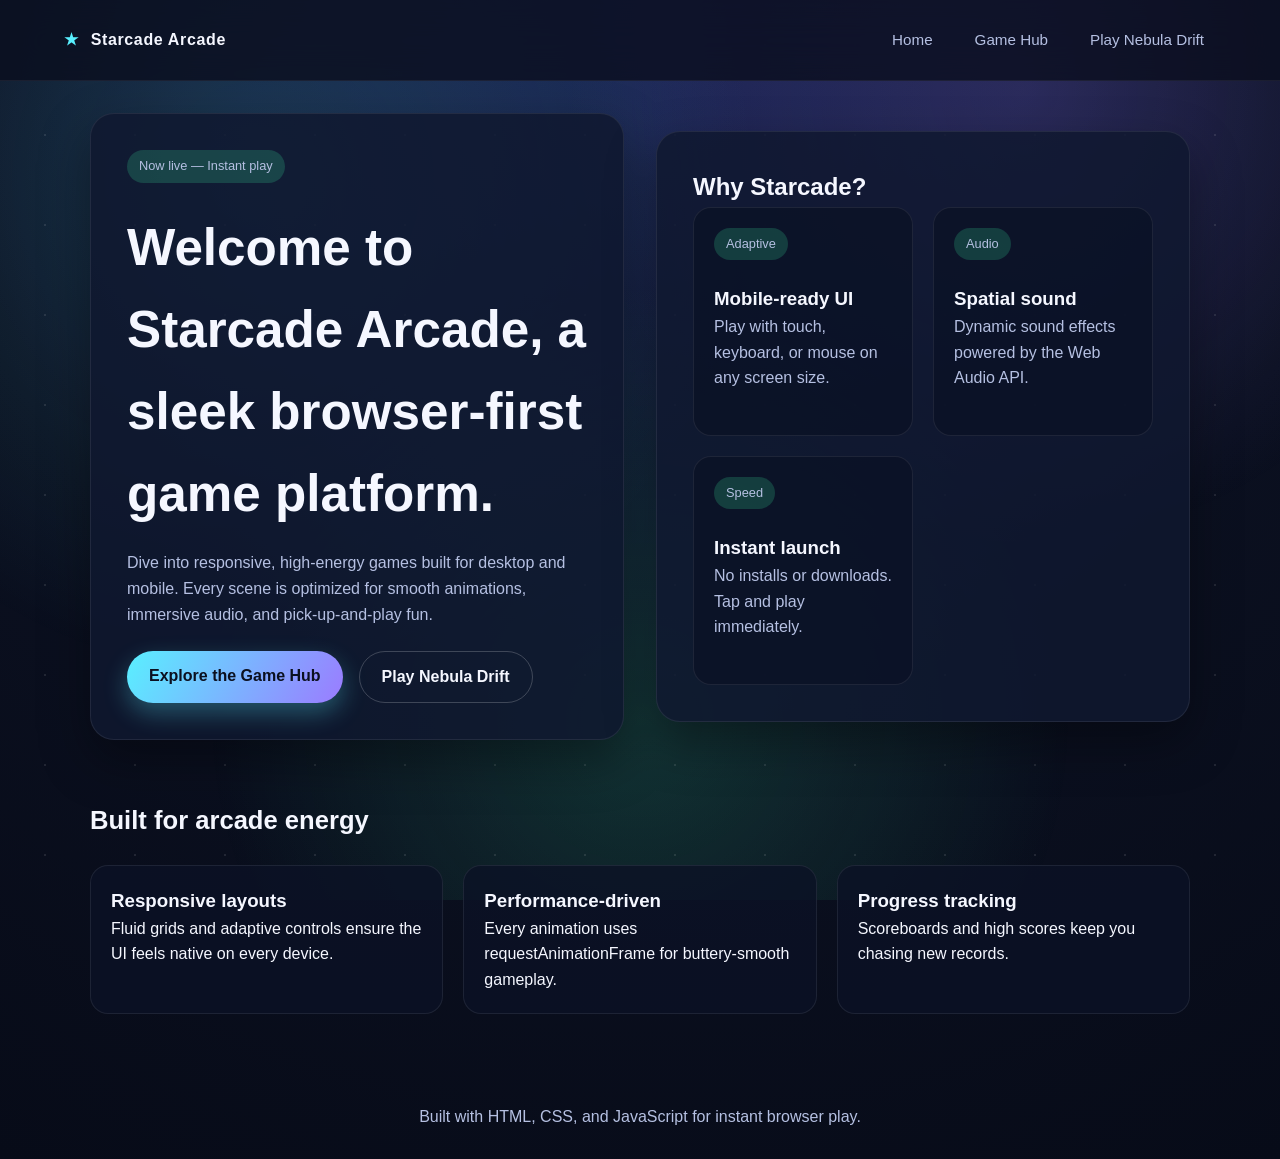
<file: index.html>
<!DOCTYPE html>
<html lang="en">
<head>
  <meta charset="UTF-8" />
  <meta name="viewport" content="width=device-width, initial-scale=1.0" />
  <title>Starcade Arcade | Home</title>
  <link rel="stylesheet" href="styles.css" />
</head>
<body>
  <div class="starfield" aria-hidden="true"></div>
  <header>
    <nav class="navbar">
      <a class="logo" href="index.html">
        <span>★</span>
        Starcade Arcade
      </a>
      <div class="nav-links">
        <a href="index.html">Home</a>
        <a href="hub.html">Game Hub</a>
        <a href="game.html">Play Nebula Drift</a>
      </div>
    </nav>
  </header>

  <main>
    <section class="hero">
      <div class="hero-card">
        <p class="badge">Now live — Instant play</p>
        <h1>Welcome to Starcade Arcade, a sleek browser-first game platform.</h1>
        <p>
          Dive into responsive, high-energy games built for desktop and mobile. Every scene is optimized for smooth
          animations, immersive audio, and pick-up-and-play fun.
        </p>
        <div class="button-group">
          <a class="button" href="hub.html">Explore the Game Hub</a>
          <a class="button secondary" href="game.html">Play Nebula Drift</a>
        </div>
      </div>
      <div class="hero-card">
        <h2>Why Starcade?</h2>
        <div class="feature-grid">
          <div class="feature">
            <p class="badge">Adaptive</p>
            <h3>Mobile-ready UI</h3>
            <p>Play with touch, keyboard, or mouse on any screen size.</p>
          </div>
          <div class="feature">
            <p class="badge">Audio</p>
            <h3>Spatial sound</h3>
            <p>Dynamic sound effects powered by the Web Audio API.</p>
          </div>
          <div class="feature">
            <p class="badge">Speed</p>
            <h3>Instant launch</h3>
            <p>No installs or downloads. Tap and play immediately.</p>
          </div>
        </div>
      </div>
    </section>

    <section class="section">
      <h2>Built for arcade energy</h2>
      <div class="feature-grid">
        <div class="feature">
          <h3>Responsive layouts</h3>
          <p>Fluid grids and adaptive controls ensure the UI feels native on every device.</p>
        </div>
        <div class="feature">
          <h3>Performance-driven</h3>
          <p>Every animation uses requestAnimationFrame for buttery-smooth gameplay.</p>
        </div>
        <div class="feature">
          <h3>Progress tracking</h3>
          <p>Scoreboards and high scores keep you chasing new records.</p>
        </div>
      </div>
    </section>
  </main>

  <footer>
    Built with HTML, CSS, and JavaScript for instant browser play.
  </footer>
</body>
</html>
</file>
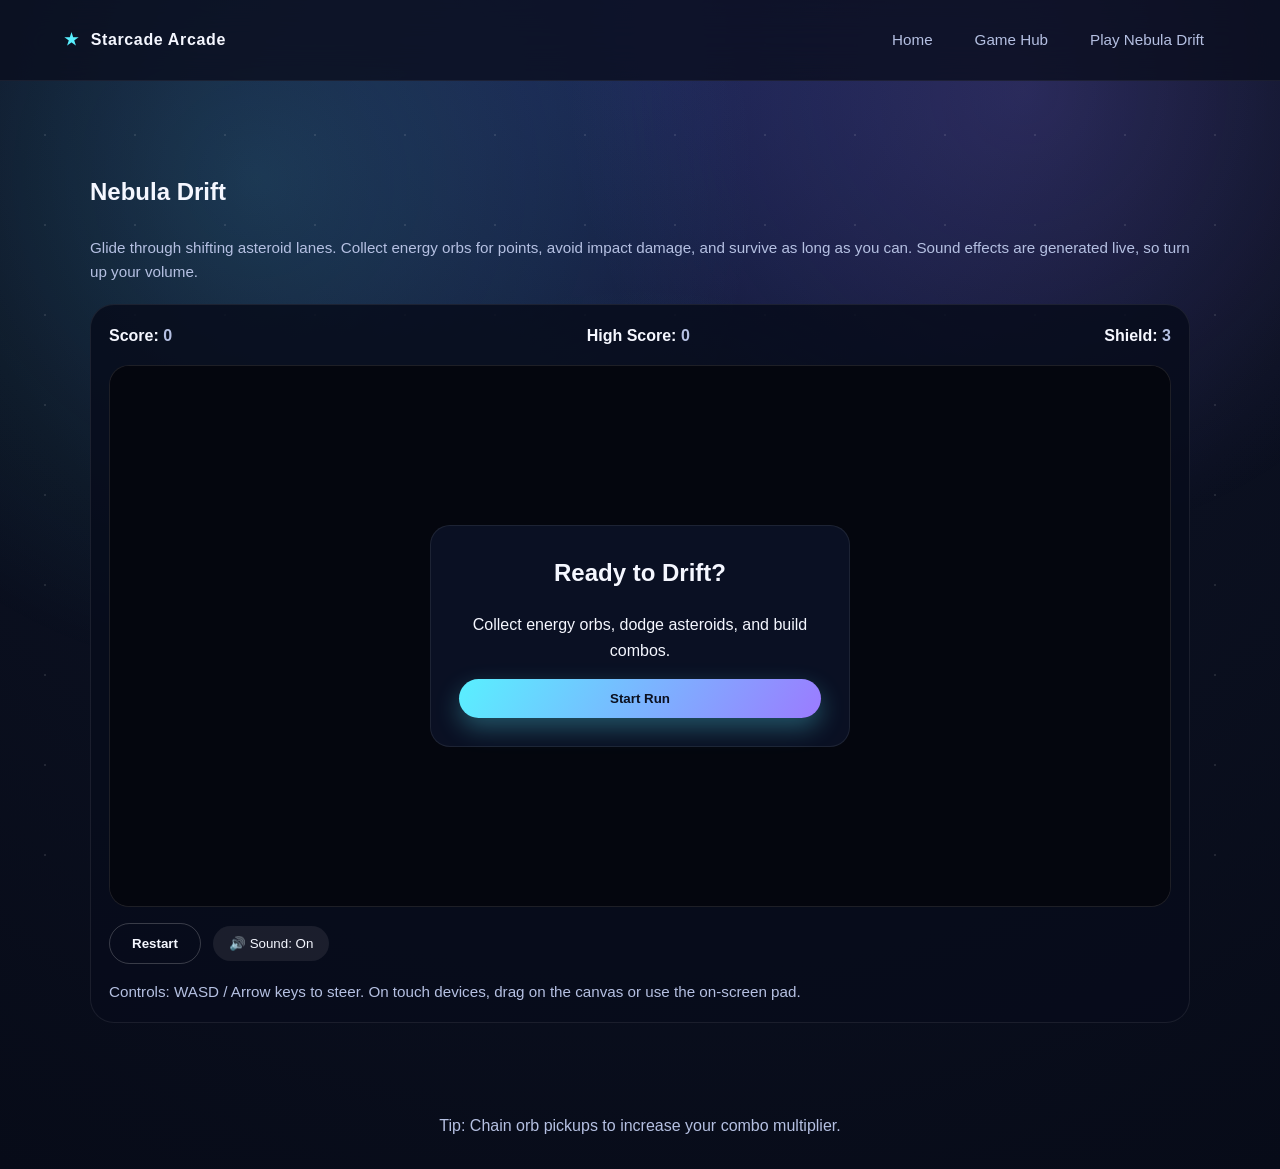
<file: game.html>
<!DOCTYPE html>
<html lang="en">
<head>
  <meta charset="UTF-8" />
  <meta name="viewport" content="width=device-width, initial-scale=1.0" />
  <title>Starcade Arcade | Nebula Drift</title>
  <link rel="stylesheet" href="styles.css" />
</head>
<body>
  <div class="starfield" aria-hidden="true"></div>
  <header>
    <nav class="navbar">
      <a class="logo" href="index.html">
        <span>★</span>
        Starcade Arcade
      </a>
      <div class="nav-links">
        <a href="index.html">Home</a>
        <a href="hub.html">Game Hub</a>
        <a href="game.html">Play Nebula Drift</a>
      </div>
    </nav>
  </header>

  <main>
    <section class="section">
      <h1>Nebula Drift</h1>
      <p class="instructions">
        Glide through shifting asteroid lanes. Collect energy orbs for points, avoid impact damage, and survive as long
        as you can. Sound effects are generated live, so turn up your volume.
      </p>
    </section>

    <section class="game-wrapper">
      <div class="game-panel">
        <div class="hud">
          <div>Score: <span id="score">0</span></div>
          <div>High Score: <span id="highScore">0</span></div>
          <div>Shield: <span id="shield">3</span></div>
        </div>
        <div class="canvas-shell">
          <canvas id="gameCanvas" width="960" height="540"></canvas>
          <div class="overlay active" id="overlay">
            <div class="overlay-card">
              <h2 id="overlayTitle">Ready to Drift?</h2>
              <p id="overlayMessage">Collect energy orbs, dodge asteroids, and build combos.</p>
              <button class="button" id="startButton">Start Run</button>
            </div>
          </div>
        </div>
        <div class="control-panel">
          <button class="button secondary" id="restartButton" type="button">Restart</button>
          <button class="toggle" id="soundToggle" type="button" aria-pressed="true">
            🔊 Sound: On
          </button>
        </div>
        <div class="mobile-controls" aria-label="Touch controls">
          <button type="button" data-dir="up">▲</button>
          <button type="button" data-dir="left">◀</button>
          <button type="button" data-dir="down">▼</button>
          <button type="button" data-dir="right">▶</button>
        </div>
        <p class="instructions">
          Controls: WASD / Arrow keys to steer. On touch devices, drag on the canvas or use the on-screen pad.
        </p>
      </div>
    </section>
  </main>

  <footer>
    Tip: Chain orb pickups to increase your combo multiplier.
  </footer>

  <script src="game.js"></script>
</body>
</html>
</file>
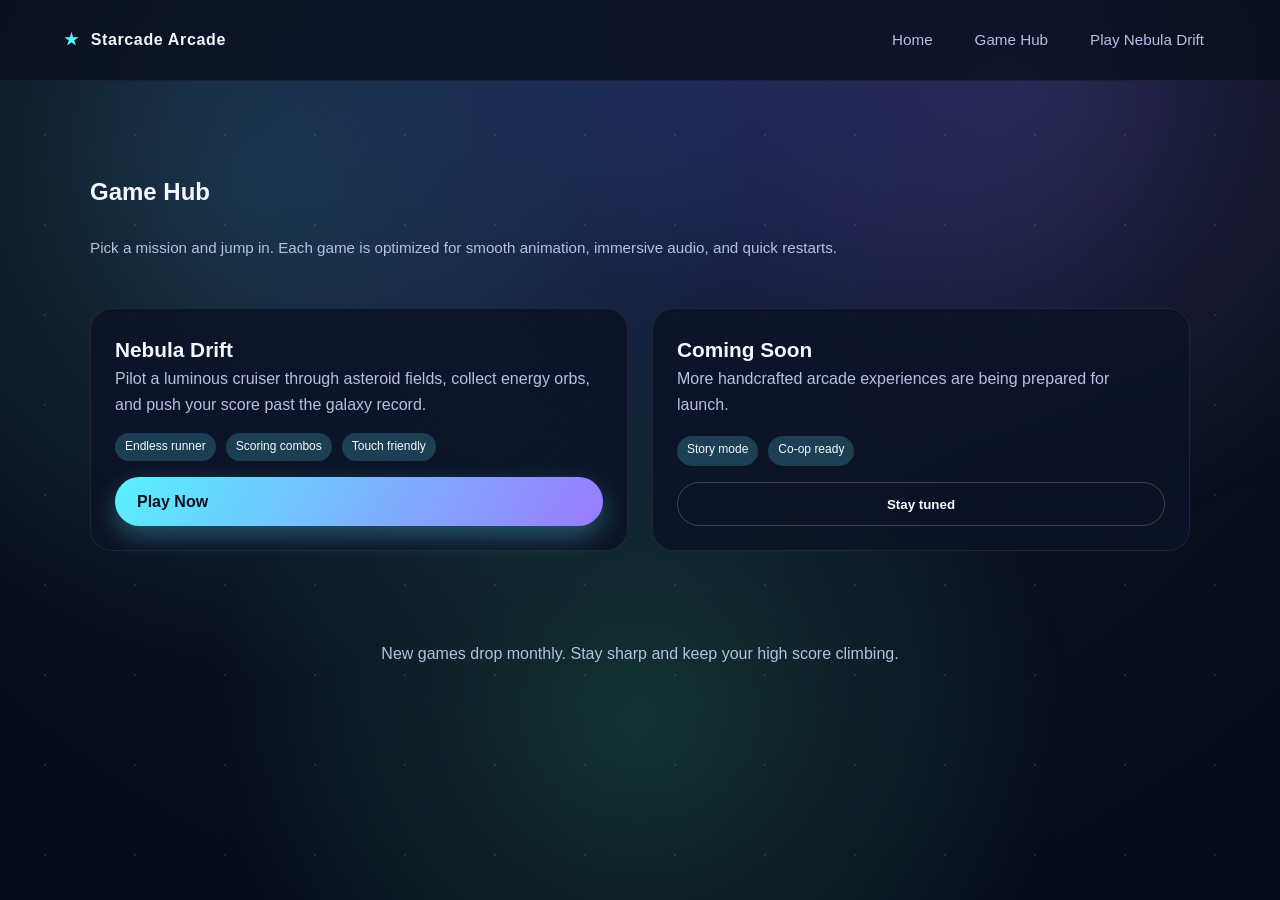
<file: hub.html>
<!DOCTYPE html>
<html lang="en">
<head>
  <meta charset="UTF-8" />
  <meta name="viewport" content="width=device-width, initial-scale=1.0" />
  <title>Starcade Arcade | Game Hub</title>
  <link rel="stylesheet" href="styles.css" />
</head>
<body>
  <div class="starfield" aria-hidden="true"></div>
  <header>
    <nav class="navbar">
      <a class="logo" href="index.html">
        <span>★</span>
        Starcade Arcade
      </a>
      <div class="nav-links">
        <a href="index.html">Home</a>
        <a href="hub.html">Game Hub</a>
        <a href="game.html">Play Nebula Drift</a>
      </div>
    </nav>
  </header>

  <main>
    <section class="section">
      <h1>Game Hub</h1>
      <p class="instructions">
        Pick a mission and jump in. Each game is optimized for smooth animation, immersive audio, and quick restarts.
      </p>
      <div class="hub-grid">
        <article class="game-card">
          <div>
            <h3>Nebula Drift</h3>
            <p>
              Pilot a luminous cruiser through asteroid fields, collect energy orbs, and push your score past the
              galaxy record.
            </p>
          </div>
          <div class="game-meta">
            <span class="tag">Endless runner</span>
            <span class="tag">Scoring combos</span>
            <span class="tag">Touch friendly</span>
          </div>
          <a class="button" href="game.html">Play Now</a>
        </article>
        <article class="game-card">
          <div>
            <h3>Coming Soon</h3>
            <p>More handcrafted arcade experiences are being prepared for launch.</p>
          </div>
          <div class="game-meta">
            <span class="tag">Story mode</span>
            <span class="tag">Co-op ready</span>
          </div>
          <button class="button secondary" type="button" disabled>Stay tuned</button>
        </article>
      </div>
    </section>
  </main>

  <footer>
    New games drop monthly. Stay sharp and keep your high score climbing.
  </footer>
</body>
</html>
</file>
<file: styles.css>
:root {
  color-scheme: dark;
  --bg: #0b1020;
  --bg-alt: #111833;
  --panel: rgba(16, 24, 48, 0.85);
  --accent: #59f0ff;
  --accent-2: #9b7bff;
  --text: #f5f7ff;
  --muted: #b5c0e2;
  --success: #3fffa8;
  --danger: #ff6b6b;
  font-family: "Inter", "Segoe UI", sans-serif;
}

* {
  box-sizing: border-box;
  margin: 0;
  padding: 0;
}

body {
  min-height: 100vh;
  background: radial-gradient(circle at top, #1b2555, #0b1020 55%, #070b18 100%);
  color: var(--text);
  line-height: 1.6;
}

body::before {
  content: "";
  position: fixed;
  inset: 0;
  background: radial-gradient(circle at 20% 20%, rgba(89, 240, 255, 0.15), transparent 40%),
    radial-gradient(circle at 80% 10%, rgba(155, 123, 255, 0.18), transparent 35%),
    radial-gradient(circle at 50% 80%, rgba(63, 255, 168, 0.15), transparent 45%);
  z-index: -2;
}

.starfield {
  position: fixed;
  inset: 0;
  background-image: radial-gradient(#ffffff55 1px, transparent 1px);
  background-size: 90px 90px;
  animation: drift 60s linear infinite;
  opacity: 0.3;
  z-index: -1;
}

@keyframes drift {
  from {
    transform: translateY(0);
  }
  to {
    transform: translateY(90px);
  }
}

main {
  padding: 32px 20px 60px;
}

a {
  color: inherit;
  text-decoration: none;
}

header {
  position: sticky;
  top: 0;
  z-index: 10;
  backdrop-filter: blur(18px);
  background: rgba(10, 14, 30, 0.8);
  border-bottom: 1px solid rgba(255, 255, 255, 0.06);
}

.navbar {
  display: flex;
  align-items: center;
  justify-content: space-between;
  padding: 20px clamp(20px, 5vw, 64px);
  gap: 20px;
}

.logo {
  display: flex;
  align-items: center;
  gap: 12px;
  font-weight: 700;
  letter-spacing: 0.04em;
}

.logo span {
  color: var(--accent);
}

.nav-links {
  display: flex;
  gap: 18px;
  font-size: 0.95rem;
}

.nav-links a {
  padding: 8px 12px;
  border-radius: 999px;
  color: var(--muted);
  transition: all 0.3s ease;
}

.nav-links a:hover,
.nav-links a:focus {
  background: rgba(89, 240, 255, 0.15);
  color: var(--text);
}

.hero {
  max-width: 1100px;
  margin: 0 auto;
  display: grid;
  grid-template-columns: repeat(auto-fit, minmax(260px, 1fr));
  gap: 32px;
  align-items: center;
}

.hero-card {
  padding: 36px;
  background: var(--panel);
  border-radius: 24px;
  border: 1px solid rgba(255, 255, 255, 0.08);
  box-shadow: 0 20px 50px rgba(0, 0, 0, 0.35);
}

.hero h1 {
  font-size: clamp(2rem, 4vw, 3.2rem);
  margin-bottom: 16px;
}

.hero p {
  color: var(--muted);
  margin-bottom: 24px;
}

.button-group {
  display: flex;
  gap: 16px;
  flex-wrap: wrap;
}

.button {
  padding: 12px 22px;
  border-radius: 999px;
  background: linear-gradient(120deg, var(--accent), var(--accent-2));
  color: #0b1020;
  font-weight: 600;
  border: none;
  cursor: pointer;
  transition: transform 0.2s ease, box-shadow 0.2s ease;
  box-shadow: 0 10px 25px rgba(89, 240, 255, 0.3);
}

.button.secondary {
  background: transparent;
  border: 1px solid rgba(255, 255, 255, 0.2);
  color: var(--text);
  box-shadow: none;
}

.button:hover {
  transform: translateY(-2px) scale(1.01);
  box-shadow: 0 14px 28px rgba(89, 240, 255, 0.4);
}

.section {
  max-width: 1100px;
  margin: 60px auto 0;
  display: grid;
  gap: 24px;
}

.section h2 {
  font-size: 1.6rem;
}

.feature-grid {
  display: grid;
  grid-template-columns: repeat(auto-fit, minmax(220px, 1fr));
  gap: 20px;
}

.feature {
  background: rgba(12, 18, 38, 0.8);
  border: 1px solid rgba(255, 255, 255, 0.08);
  padding: 20px;
  border-radius: 18px;
  transition: transform 0.2s ease;
}

.feature:hover {
  transform: translateY(-4px);
}

.badge {
  display: inline-flex;
  align-items: center;
  padding: 6px 12px;
  border-radius: 999px;
  background: rgba(63, 255, 168, 0.18);
  color: var(--success);
  font-size: 0.8rem;
  margin-bottom: 10px;
}

.hub-grid {
  display: grid;
  grid-template-columns: repeat(auto-fit, minmax(260px, 1fr));
  gap: 24px;
  margin-top: 24px;
}

.game-card {
  padding: 24px;
  border-radius: 22px;
  background: rgba(12, 18, 38, 0.85);
  border: 1px solid rgba(255, 255, 255, 0.08);
  display: grid;
  gap: 16px;
}

.game-card h3 {
  font-size: 1.3rem;
}

.game-card p {
  color: var(--muted);
}

.game-meta {
  display: flex;
  gap: 10px;
  flex-wrap: wrap;
}

.tag {
  padding: 4px 10px;
  background: rgba(89, 240, 255, 0.2);
  border-radius: 999px;
  font-size: 0.75rem;
}

.game-wrapper {
  max-width: 1100px;
  margin: 20px auto 0;
  display: grid;
  gap: 20px;
}

.game-panel {
  background: rgba(8, 12, 28, 0.85);
  border: 1px solid rgba(255, 255, 255, 0.08);
  border-radius: 24px;
  padding: 18px;
  display: grid;
  gap: 16px;
}

.canvas-shell {
  position: relative;
  border-radius: 20px;
  overflow: hidden;
  border: 1px solid rgba(255, 255, 255, 0.1);
  background: #05060d;
}

#gameCanvas {
  width: 100%;
  height: 60vh;
  min-height: 360px;
  display: block;
}

.hud {
  display: flex;
  justify-content: space-between;
  flex-wrap: wrap;
  gap: 10px;
  font-weight: 600;
}

.hud span {
  color: var(--muted);
}

.control-panel {
  display: flex;
  flex-wrap: wrap;
  gap: 12px;
  align-items: center;
}

.toggle {
  display: inline-flex;
  align-items: center;
  gap: 8px;
  padding: 10px 16px;
  border-radius: 999px;
  background: rgba(255, 255, 255, 0.08);
  border: none;
  color: var(--text);
  cursor: pointer;
}

.overlay {
  position: absolute;
  inset: 0;
  background: rgba(4, 6, 15, 0.75);
  display: grid;
  place-items: center;
  text-align: center;
  padding: 20px;
  opacity: 0;
  pointer-events: none;
  transition: opacity 0.3s ease;
}

.overlay.active {
  opacity: 1;
  pointer-events: all;
}

.overlay-card {
  background: rgba(12, 18, 38, 0.9);
  border-radius: 20px;
  padding: 28px;
  border: 1px solid rgba(255, 255, 255, 0.08);
  display: grid;
  gap: 16px;
  max-width: 420px;
}

.overlay h2 {
  margin-bottom: 4px;
}

.mobile-controls {
  display: none;
  gap: 12px;
  justify-content: center;
}

.mobile-controls button {
  width: 54px;
  height: 54px;
  border-radius: 16px;
  border: 1px solid rgba(255, 255, 255, 0.15);
  background: rgba(255, 255, 255, 0.08);
  color: var(--text);
  font-size: 1.1rem;
}

.instructions {
  color: var(--muted);
  font-size: 0.95rem;
}

footer {
  text-align: center;
  padding: 30px 20px;
  color: var(--muted);
}

@media (max-width: 768px) {
  .nav-links {
    display: none;
  }

  #gameCanvas {
    height: 55vh;
  }

  .mobile-controls {
    display: flex;
  }
}
</file>
